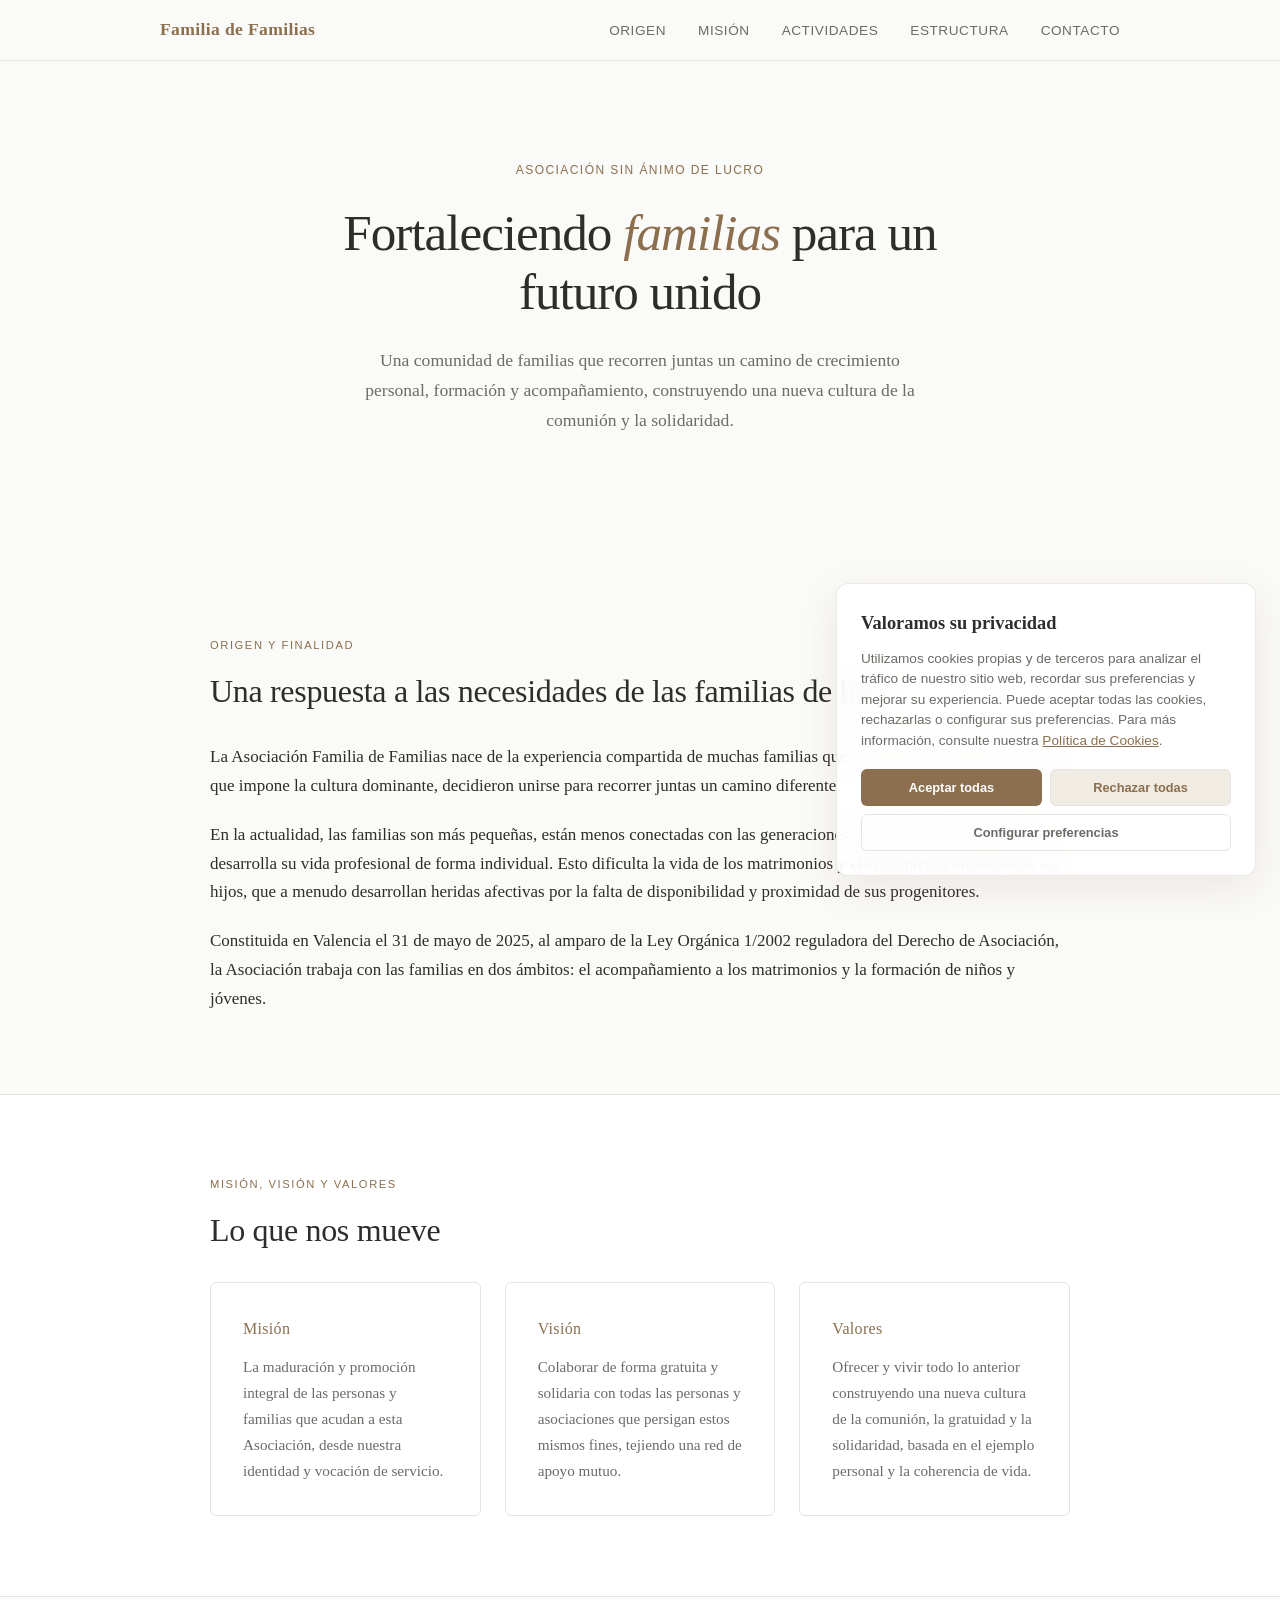
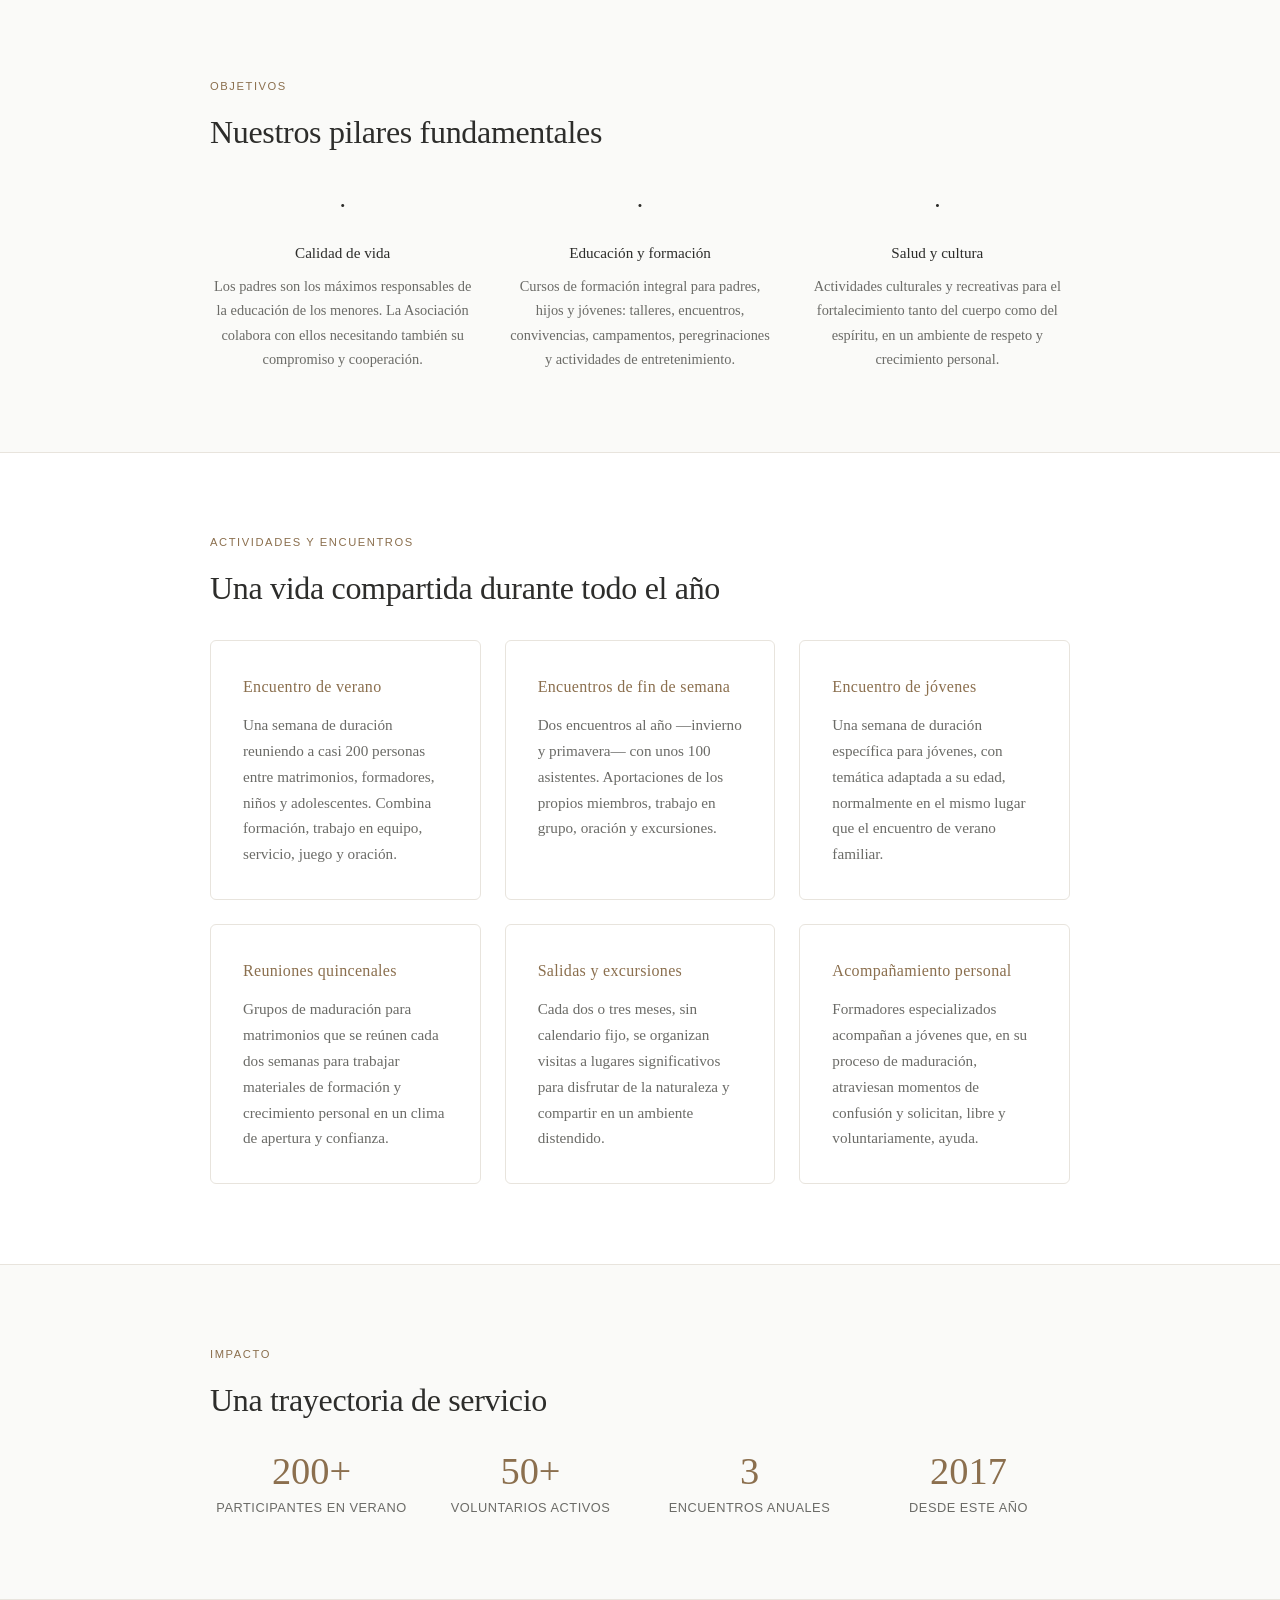
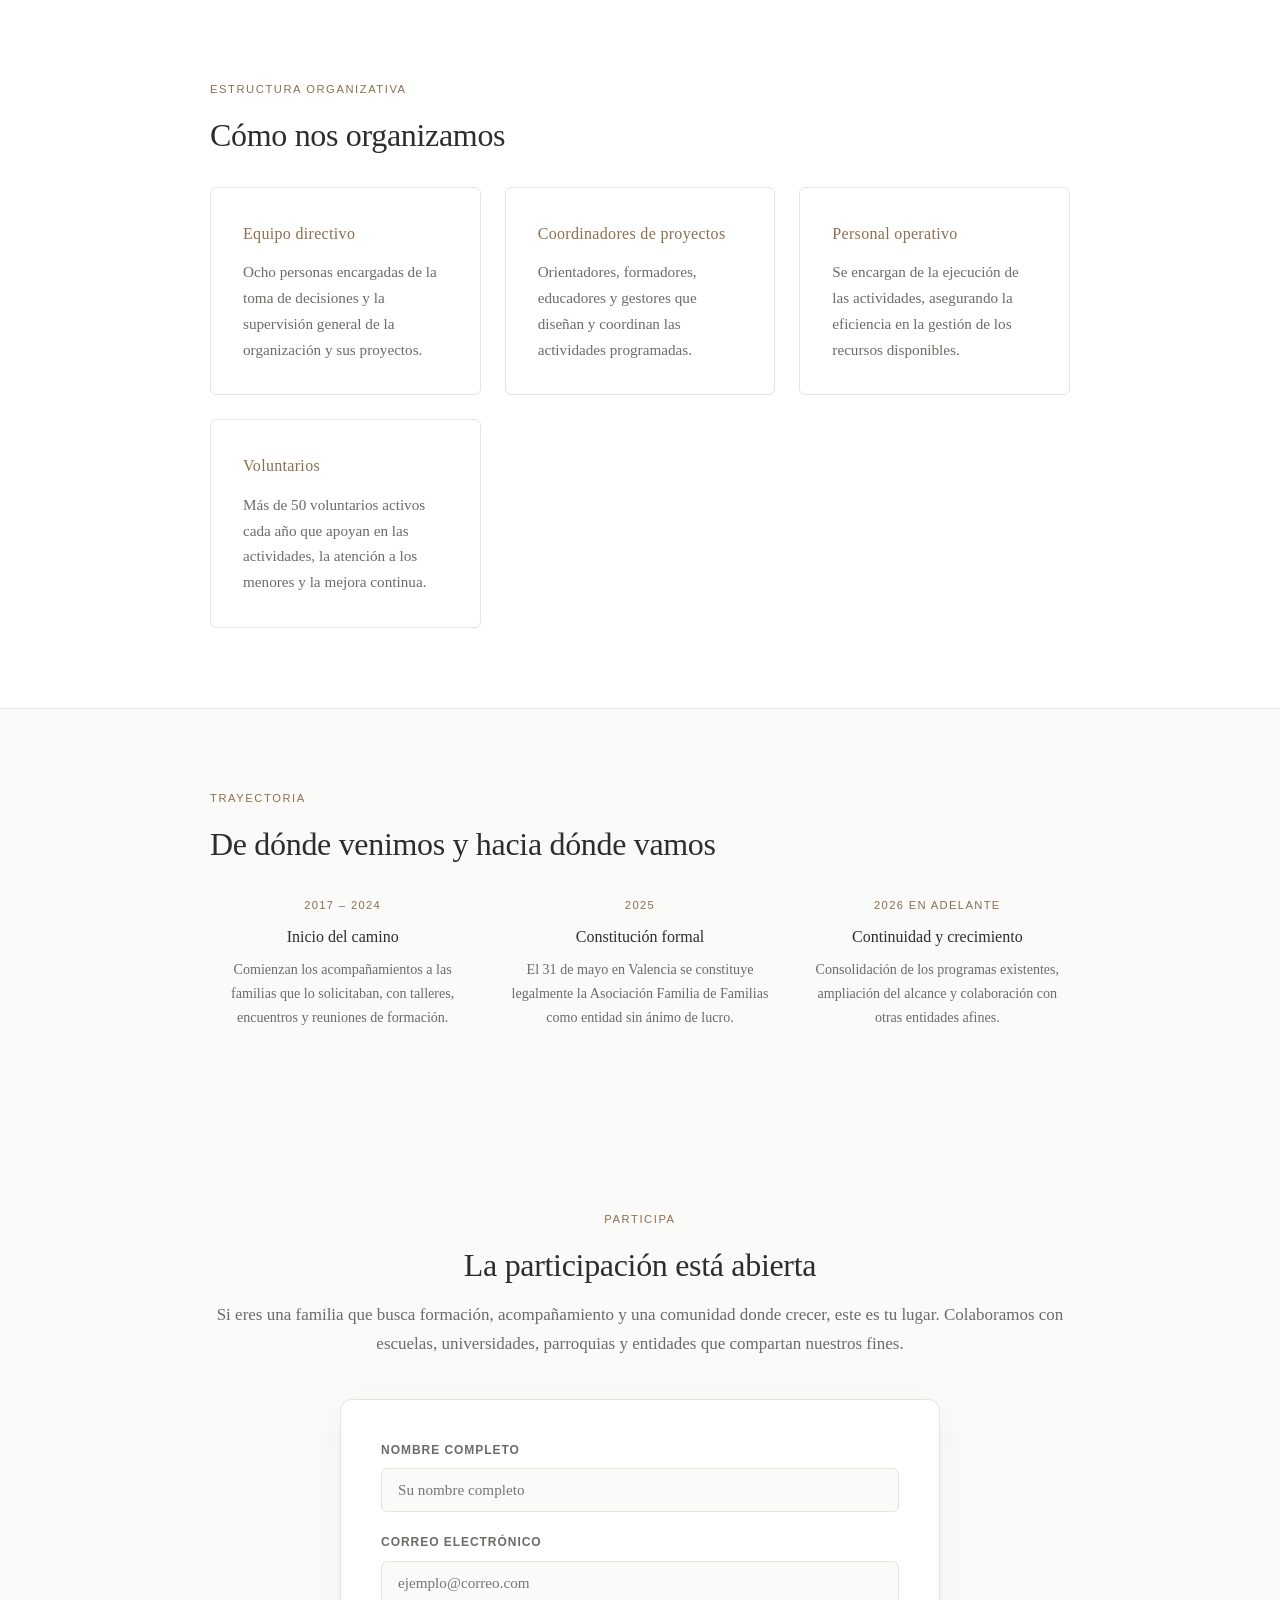
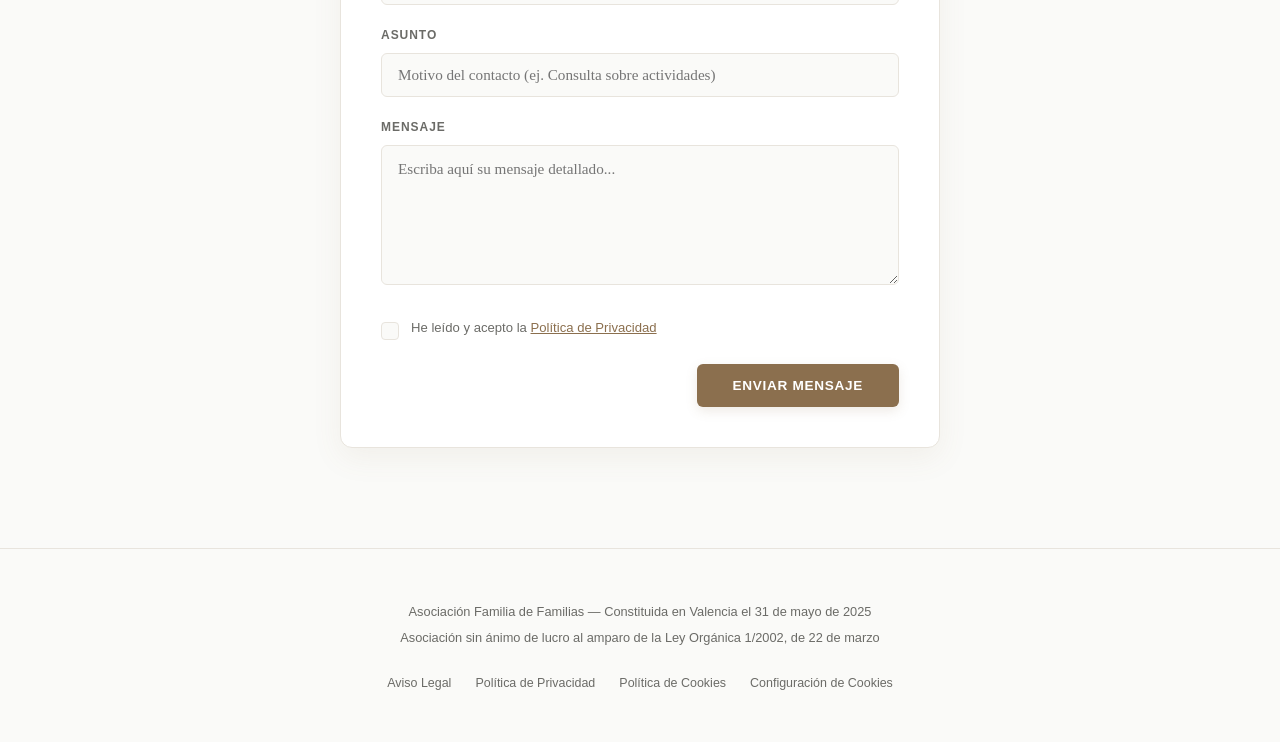
<file: index.html>
<!DOCTYPE html>
<html lang="es">
<head>
    <meta charset="UTF-8">
    <meta name="viewport" content="width=device-width, initial-scale=1.0">
    <title>Familia de Familias</title>
    <link rel="stylesheet" href="css/legal.css">
    <link rel="stylesheet" href="css/contacto.css">
    <style>
        :root {
            --bg: #fafaf8;
            --text: #2d2d2b;
            --muted: #6b6b67;
            --accent: #8b6f4e;
            --accent-light: #f0ebe3;
            --border: #e8e4dd;
            --white: #ffffff;
            --radius: 6px;
        }

        * {
            margin: 0;
            padding: 0;
            box-sizing: border-box;
        }

        body {
            font-family: 'Georgia', 'Times New Roman', serif;
            background: var(--bg);
            color: var(--text);
            line-height: 1.7;
            font-size: 17px;
            -webkit-font-smoothing: antialiased;
        }

        /* Navigation */
        nav {
            position: fixed;
            top: 0;
            width: 100%;
            background: rgba(250, 250, 248, 0.92);
            backdrop-filter: blur(12px);
            border-bottom: 1px solid var(--border);
            z-index: 100;
            padding: 0 2rem;
        }

        .nav-inner {
            max-width: 960px;
            margin: 0 auto;
            display: flex;
            align-items: center;
            justify-content: space-between;
            height: 60px;
        }

        .nav-logo {
            font-size: 1.1rem;
            font-weight: 700;
            letter-spacing: 0.02em;
            color: var(--accent);
            text-decoration: none;
        }

        .nav-links {
            display: flex;
            gap: 2rem;
            list-style: none;
        }

        .nav-links a {
            text-decoration: none;
            color: var(--muted);
            font-size: 0.85rem;
            letter-spacing: 0.04em;
            text-transform: uppercase;
            transition: color 0.2s;
            font-family: -apple-system, BlinkMacSystemFont, 'Segoe UI', sans-serif;
        }

        .nav-links a:hover {
            color: var(--text);
        }

        /* Hero */
        .hero {
            padding: 160px 2rem 120px;
            text-align: center;
            max-width: 720px;
            margin: 0 auto;
        }

        .hero-tag {
            font-family: -apple-system, BlinkMacSystemFont, 'Segoe UI', sans-serif;
            font-size: 0.75rem;
            letter-spacing: 0.12em;
            text-transform: uppercase;
            color: var(--accent);
            margin-bottom: 1.5rem;
        }

        .hero h1 {
            font-size: 3.2rem;
            font-weight: 400;
            line-height: 1.15;
            letter-spacing: -0.02em;
            margin-bottom: 1.5rem;
        }

        .hero h1 em {
            font-style: italic;
            color: var(--accent);
        }

        .hero p {
            color: var(--muted);
            font-size: 1.1rem;
            max-width: 560px;
            margin: 0 auto;
        }

        /* Sections */
        section {
            padding: 80px 2rem;
        }

        .section-inner {
            max-width: 860px;
            margin: 0 auto;
        }

        .section-label {
            font-family: -apple-system, BlinkMacSystemFont, 'Segoe UI', sans-serif;
            font-size: 0.7rem;
            letter-spacing: 0.14em;
            text-transform: uppercase;
            color: var(--accent);
            margin-bottom: 1rem;
        }

        h2 {
            font-size: 2rem;
            font-weight: 400;
            letter-spacing: -0.01em;
            margin-bottom: 2rem;
            line-height: 1.25;
        }

        h3 {
            font-size: 1.2rem;
            font-weight: 400;
            margin-bottom: 0.75rem;
        }

        p {
            margin-bottom: 1.25rem;
        }

        p:last-child {
            margin-bottom: 0;
        }

        /* Cards */
        .card-grid {
            display: grid;
            grid-template-columns: repeat(auto-fit, minmax(260px, 1fr));
            gap: 1.5rem;
        }

        .card {
            background: var(--white);
            border: 1px solid var(--border);
            border-radius: var(--radius);
            padding: 2rem;
        }

        .card h3 {
            font-size: 1rem;
            letter-spacing: 0.02em;
            color: var(--accent);
            margin-bottom: 0.75rem;
        }

        .card p {
            color: var(--muted);
            font-size: 0.95rem;
            margin: 0;
        }

        /* Alternating background */
        .bg-alt {
            background: var(--white);
            border-top: 1px solid var(--border);
            border-bottom: 1px solid var(--border);
        }

        /* Values */
        .values-row {
            display: grid;
            grid-template-columns: repeat(3, 1fr);
            gap: 2rem;
            margin-top: 1rem;
        }

        .value-item {
            text-align: center;
        }

        .value-icon {
            font-size: 1.6rem;
            margin-bottom: 0.75rem;
        }

        .value-item h3 {
            font-size: 0.95rem;
            margin-bottom: 0.5rem;
        }

        .value-item p {
            font-size: 0.9rem;
            color: var(--muted);
        }

        /* Timeline */
        .timeline {
            display: grid;
            grid-template-columns: repeat(3, 1fr);
            gap: 2rem;
        }

        .timeline-item {
            text-align: center;
        }

        .timeline-year {
            font-family: -apple-system, BlinkMacSystemFont, 'Segoe UI', sans-serif;
            font-size: 0.7rem;
            letter-spacing: 0.12em;
            color: var(--accent);
            text-transform: uppercase;
            margin-bottom: 0.5rem;
        }

        .timeline-item h4 {
            font-size: 1rem;
            font-weight: 400;
            margin-bottom: 0.5rem;
        }

        .timeline-item p {
            font-size: 0.88rem;
            color: var(--muted);
        }

        /* Stats */
        .stats-row {
            display: grid;
            grid-template-columns: repeat(4, 1fr);
            gap: 1rem;
            text-align: center;
        }

        .stat-number {
            font-size: 2.4rem;
            color: var(--accent);
            font-weight: 400;
            line-height: 1;
            margin-bottom: 0.4rem;
        }

        .stat-label {
            font-size: 0.8rem;
            color: var(--muted);
            font-family: -apple-system, BlinkMacSystemFont, 'Segoe UI', sans-serif;
            letter-spacing: 0.04em;
            text-transform: uppercase;
        }

        /* CTA */
        .cta {
            text-align: center;
            padding: 100px 2rem;
        }

        .cta h2 {
            margin-bottom: 1rem;
        }

        .cta p {
            color: var(--muted);
            margin-bottom: 2rem;
        }

        .cta-button {
            display: inline-block;
            padding: 14px 36px;
            background: var(--accent);
            color: var(--white);
            text-decoration: none;
            border-radius: var(--radius);
            font-family: -apple-system, BlinkMacSystemFont, 'Segoe UI', sans-serif;
            font-size: 0.85rem;
            letter-spacing: 0.04em;
            transition: background 0.2s;
        }

        .cta-button:hover {
            background: #7a5f3e;
        }

        /* Footer */
        footer {
            border-top: 1px solid var(--border);
            padding: 3rem 2rem;
            text-align: center;
        }

        .footer-inner {
            max-width: 860px;
            margin: 0 auto;
        }

        footer p {
            color: var(--muted);
            font-size: 0.8rem;
            margin: 0.25rem 0;
            font-family: -apple-system, BlinkMacSystemFont, 'Segoe UI', sans-serif;
        }

        /* Mobile nav toggle */
        .nav-toggle {
            display: none;
            background: none;
            border: none;
            cursor: pointer;
            padding: 4px;
        }

        .nav-toggle span {
            display: block;
            width: 20px;
            height: 2px;
            background: var(--text);
            margin: 4px 0;
            transition: 0.2s;
        }

        /* Responsive */
        @media (max-width: 768px) {
            .hero h1 {
                font-size: 2.2rem;
            }

            .hero {
                padding: 120px 1.5rem 80px;
            }

            section {
                padding: 60px 1.5rem;
            }

            .values-row,
            .timeline {
                grid-template-columns: 1fr;
                gap: 1.5rem;
            }

            .stats-row {
                grid-template-columns: repeat(2, 1fr);
                gap: 1.5rem;
            }

            .card-grid {
                grid-template-columns: 1fr;
            }

            .nav-links {
                display: none;
            }

            .nav-toggle {
                display: block;
            }

            .nav-links.open {
                display: flex;
                flex-direction: column;
                position: absolute;
                top: 60px;
                left: 0;
                width: 100%;
                background: var(--bg);
                border-bottom: 1px solid var(--border);
                padding: 1.5rem 2rem;
                gap: 1rem;
            }
        }
    </style>
</head>
<body>

<nav>
    <div class="nav-inner">
        <a href="#" class="nav-logo">Familia de Familias</a>
        <button class="nav-toggle" aria-label="Menú" onclick="document.querySelector('.nav-links').classList.toggle('open')">
            <span></span><span></span><span></span>
        </button>
        <ul class="nav-links">
            <li><a href="#origen">Origen</a></li>
            <li><a href="#mision">Misión</a></li>
            <li><a href="#actividades">Actividades</a></li>
            <li><a href="#estructura">Estructura</a></li>
            <li><a href="#contacto">Contacto</a></li>
        </ul>
    </div>
</nav>

<header class="hero">
    <div class="hero-tag">Asociación sin ánimo de lucro</div>
    <h1>Fortaleciendo <em>familias</em> para un futuro unido</h1>
    <p>Una comunidad de familias que recorren juntas un camino de crecimiento personal, formación y acompañamiento, construyendo una nueva cultura de la comunión y la solidaridad.</p>
</header>

<section id="origen">
    <div class="section-inner">
        <div class="section-label">Origen y finalidad</div>
        <h2>Una respuesta a las necesidades de las familias de hoy</h2>
        <p>La Asociación Familia de Familias nace de la experiencia compartida de muchas familias que, ante la soledad y el desamparo que impone la cultura dominante, decidieron unirse para recorrer juntas un camino diferente.</p>
        <p>En la actualidad, las familias son más pequeñas, están menos conectadas con las generaciones anteriores y cada miembro desarrolla su vida profesional de forma individual. Esto dificulta la vida de los matrimonios y el crecimiento saludable de los hijos, que a menudo desarrollan heridas afectivas por la falta de disponibilidad y proximidad de sus progenitores.</p>
        <p>Constituida en Valencia el 31 de mayo de 2025, al amparo de la Ley Orgánica 1/2002 reguladora del Derecho de Asociación, la Asociación trabaja con las familias en dos ámbitos: el acompañamiento a los matrimonios y la formación de niños y jóvenes.</p>
    </div>
</section>

<section class="bg-alt" id="mision">
    <div class="section-inner">
        <div class="section-label">Misión, visión y valores</div>
        <h2>Lo que nos mueve</h2>
        <div class="card-grid">
            <div class="card">
                <h3>Misión</h3>
                <p>La maduración y promoción integral de las personas y familias que acudan a esta Asociación, desde nuestra identidad y vocación de servicio.</p>
            </div>
            <div class="card">
                <h3>Visión</h3>
                <p>Colaborar de forma gratuita y solidaria con todas las personas y asociaciones que persigan estos mismos fines, tejiendo una red de apoyo mutuo.</p>
            </div>
            <div class="card">
                <h3>Valores</h3>
                <p>Ofrecer y vivir todo lo anterior construyendo una nueva cultura de la comunión, la gratuidad y la solidaridad, basada en el ejemplo personal y la coherencia de vida.</p>
            </div>
        </div>
    </div>
</section>

<section id="objetivos">
    <div class="section-inner">
        <div class="section-label">Objetivos</div>
        <h2>Nuestros pilares fundamentales</h2>
        <div class="values-row">
            <div class="value-item">
                <div class="value-icon">&middot;</div>
                <h3>Calidad de vida</h3>
                <p>Los padres son los máximos responsables de la educación de los menores. La Asociación colabora con ellos necesitando también su compromiso y cooperación.</p>
            </div>
            <div class="value-item">
                <div class="value-icon">&middot;</div>
                <h3>Educación y formación</h3>
                <p>Cursos de formación integral para padres, hijos y jóvenes: talleres, encuentros, convivencias, campamentos, peregrinaciones y actividades de entretenimiento.</p>
            </div>
            <div class="value-item">
                <div class="value-icon">&middot;</div>
                <h3>Salud y cultura</h3>
                <p>Actividades culturales y recreativas para el fortalecimiento tanto del cuerpo como del espíritu, en un ambiente de respeto y crecimiento personal.</p>
            </div>
        </div>
    </div>
</section>

<section class="bg-alt" id="actividades">
    <div class="section-inner">
        <div class="section-label">Actividades y encuentros</div>
        <h2>Una vida compartida durante todo el año</h2>
        <div class="card-grid">
            <div class="card">
                <h3>Encuentro de verano</h3>
                <p>Una semana de duración reuniendo a casi 200 personas entre matrimonios, formadores, niños y adolescentes. Combina formación, trabajo en equipo, servicio, juego y oración.</p>
            </div>
            <div class="card">
                <h3>Encuentros de fin de semana</h3>
                <p>Dos encuentros al año —invierno y primavera— con unos 100 asistentes. Aportaciones de los propios miembros, trabajo en grupo, oración y excursiones.</p>
            </div>
            <div class="card">
                <h3>Encuentro de jóvenes</h3>
                <p>Una semana de duración específica para jóvenes, con temática adaptada a su edad, normalmente en el mismo lugar que el encuentro de verano familiar.</p>
            </div>
            <div class="card">
                <h3>Reuniones quincenales</h3>
                <p>Grupos de maduración para matrimonios que se reúnen cada dos semanas para trabajar materiales de formación y crecimiento personal en un clima de apertura y confianza.</p>
            </div>
            <div class="card">
                <h3>Salidas y excursiones</h3>
                <p>Cada dos o tres meses, sin calendario fijo, se organizan visitas a lugares significativos para disfrutar de la naturaleza y compartir en un ambiente distendido.</p>
            </div>
            <div class="card">
                <h3>Acompañamiento personal</h3>
                <p>Formadores especializados acompañan a jóvenes que, en su proceso de maduración, atraviesan momentos de confusión y solicitan, libre y voluntariamente, ayuda.</p>
            </div>
        </div>
    </div>
</section>

<section id="impacto">
    <div class="section-inner">
        <div class="section-label">Impacto</div>
        <h2>Una trayectoria de servicio</h2>
        <div class="stats-row">
            <div class="stat-item">
                <div class="stat-number">200+</div>
                <div class="stat-label">Participantes en verano</div>
            </div>
            <div class="stat-item">
                <div class="stat-number">50+</div>
                <div class="stat-label">Voluntarios activos</div>
            </div>
            <div class="stat-item">
                <div class="stat-number">3</div>
                <div class="stat-label">Encuentros anuales</div>
            </div>
            <div class="stat-item">
                <div class="stat-number">2017</div>
                <div class="stat-label">Desde este año</div>
            </div>
        </div>
    </div>
</section>

<section class="bg-alt" id="estructura">
    <div class="section-inner">
        <div class="section-label">Estructura organizativa</div>
        <h2>Cómo nos organizamos</h2>
        <div class="card-grid">
            <div class="card">
                <h3>Equipo directivo</h3>
                <p>Ocho personas encargadas de la toma de decisiones y la supervisión general de la organización y sus proyectos.</p>
            </div>
            <div class="card">
                <h3>Coordinadores de proyectos</h3>
                <p>Orientadores, formadores, educadores y gestores que diseñan y coordinan las actividades programadas.</p>
            </div>
            <div class="card">
                <h3>Personal operativo</h3>
                <p>Se encargan de la ejecución de las actividades, asegurando la eficiencia en la gestión de los recursos disponibles.</p>
            </div>
            <div class="card">
                <h3>Voluntarios</h3>
                <p>Más de 50 voluntarios activos cada año que apoyan en las actividades, la atención a los menores y la mejora continua.</p>
            </div>
        </div>
    </div>
</section>

<section id="trayectoria">
    <div class="section-inner">
        <div class="section-label">Trayectoria</div>
        <h2>De dónde venimos y hacia dónde vamos</h2>
        <div class="timeline">
            <div class="timeline-item">
                <div class="timeline-year">2017 – 2024</div>
                <h4>Inicio del camino</h4>
                <p>Comienzan los acompañamientos a las familias que lo solicitaban, con talleres, encuentros y reuniones de formación.</p>
            </div>
            <div class="timeline-item">
                <div class="timeline-year">2025</div>
                <h4>Constitución formal</h4>
                <p>El 31 de mayo en Valencia se constituye legalmente la Asociación Familia de Familias como entidad sin ánimo de lucro.</p>
            </div>
            <div class="timeline-item">
                <div class="timeline-year">2026 en adelante</div>
                <h4>Continuidad y crecimiento</h4>
                <p>Consolidación de los programas existentes, ampliación del alcance y colaboración con otras entidades afines.</p>
            </div>
        </div>
    </div>
</section>

<section class="cta" id="contacto">
    <div class="section-inner">
        <div class="section-label">Participa</div>
        <h2>La participación está abierta</h2>
        <p>Si eres una familia que busca formación, acompañamiento y una comunidad donde crecer, este es tu lugar. Colaboramos con escuelas, universidades, parroquias y entidades que compartan nuestros fines.</p>
        
        <!-- Formulario de Contacto RGPD -->
        <div class="contact-card">
            <div id="contact-general-error" class="contact-general-error"></div>
            
            <form id="association-contact-form" novalidate>
                <!-- Campo Trampa (Honeypot) para Spam -->
                <div class="contact-honey">
                    <label>No rellenar si eres humano:</label>
                    <input type="text" id="contact-honey" name="_honey">
                </div>

                <div class="contact-group">
                    <label for="contact-name" class="contact-label">Nombre Completo</label>
                    <input type="text" id="contact-name" name="name" class="contact-input" placeholder="Su nombre completo">
                    <span id="contact-name-error" class="contact-error-text"></span>
                </div>

                <div class="contact-group">
                    <label for="contact-email" class="contact-label">Correo Electrónico</label>
                    <input type="email" id="contact-email" name="email" class="contact-input" placeholder="ejemplo@correo.com">
                    <span id="contact-email-error" class="contact-error-text"></span>
                </div>

                <div class="contact-group">
                    <label for="contact-subject" class="contact-label">Asunto</label>
                    <input type="text" id="contact-subject" name="subject" class="contact-input" placeholder="Motivo del contacto (ej. Consulta sobre actividades)">
                    <span id="contact-subject-error" class="contact-error-text"></span>
                </div>

                <div class="contact-group">
                    <label for="contact-message" class="contact-label">Mensaje</label>
                    <textarea id="contact-message" name="message" class="contact-input" placeholder="Escriba aquí su mensaje detallado..."></textarea>
                    <span id="contact-message-error" class="contact-error-text"></span>
                </div>

                <div class="contact-checkbox-group">
                    <input type="checkbox" id="contact-privacy" name="privacy_accepted">
                    <label for="contact-privacy" class="contact-checkbox-label">
                        He leído y acepto la <a href="politica-privacidad.html" target="_blank" rel="noopener noreferrer">Política de Privacidad</a>
                    </label>
                </div>
                <div class="contact-group" style="margin-bottom: 0;">
                    <span id="contact-privacy-error" class="contact-error-text" style="margin-top: -15px; margin-bottom: 20px;"></span>
                </div>

                <div class="contact-submit-container">
                    <button type="submit" id="contact-submit-btn" class="contact-btn">
                        <span class="contact-spinner"></span>
                        <span class="contact-btn-text">Enviar mensaje</span>
                    </button>
                </div>
            </form>
        </div>
    </div>
</section>

<footer>
    <div class="footer-inner">
        <p>Asociación Familia de Familias &mdash; Constituida en Valencia el 31 de mayo de 2025</p>
        <p>Asociación sin ánimo de lucro al amparo de la Ley Orgánica 1/2002, de 22 de marzo</p>
        <div class="footer-links">
            <a href="aviso-legal.html">Aviso Legal</a>
            <a href="politica-privacidad.html">Política de Privacidad</a>
            <a href="politica-cookies.html">Política de Cookies</a>
            <a href="#" id="open-cookie-settings">Configuración de Cookies</a>
        </div>
    </div>
</footer>

<script src="js/legal.js"></script>
<script src="js/contacto.js"></script>

</body>
</html>
</file>
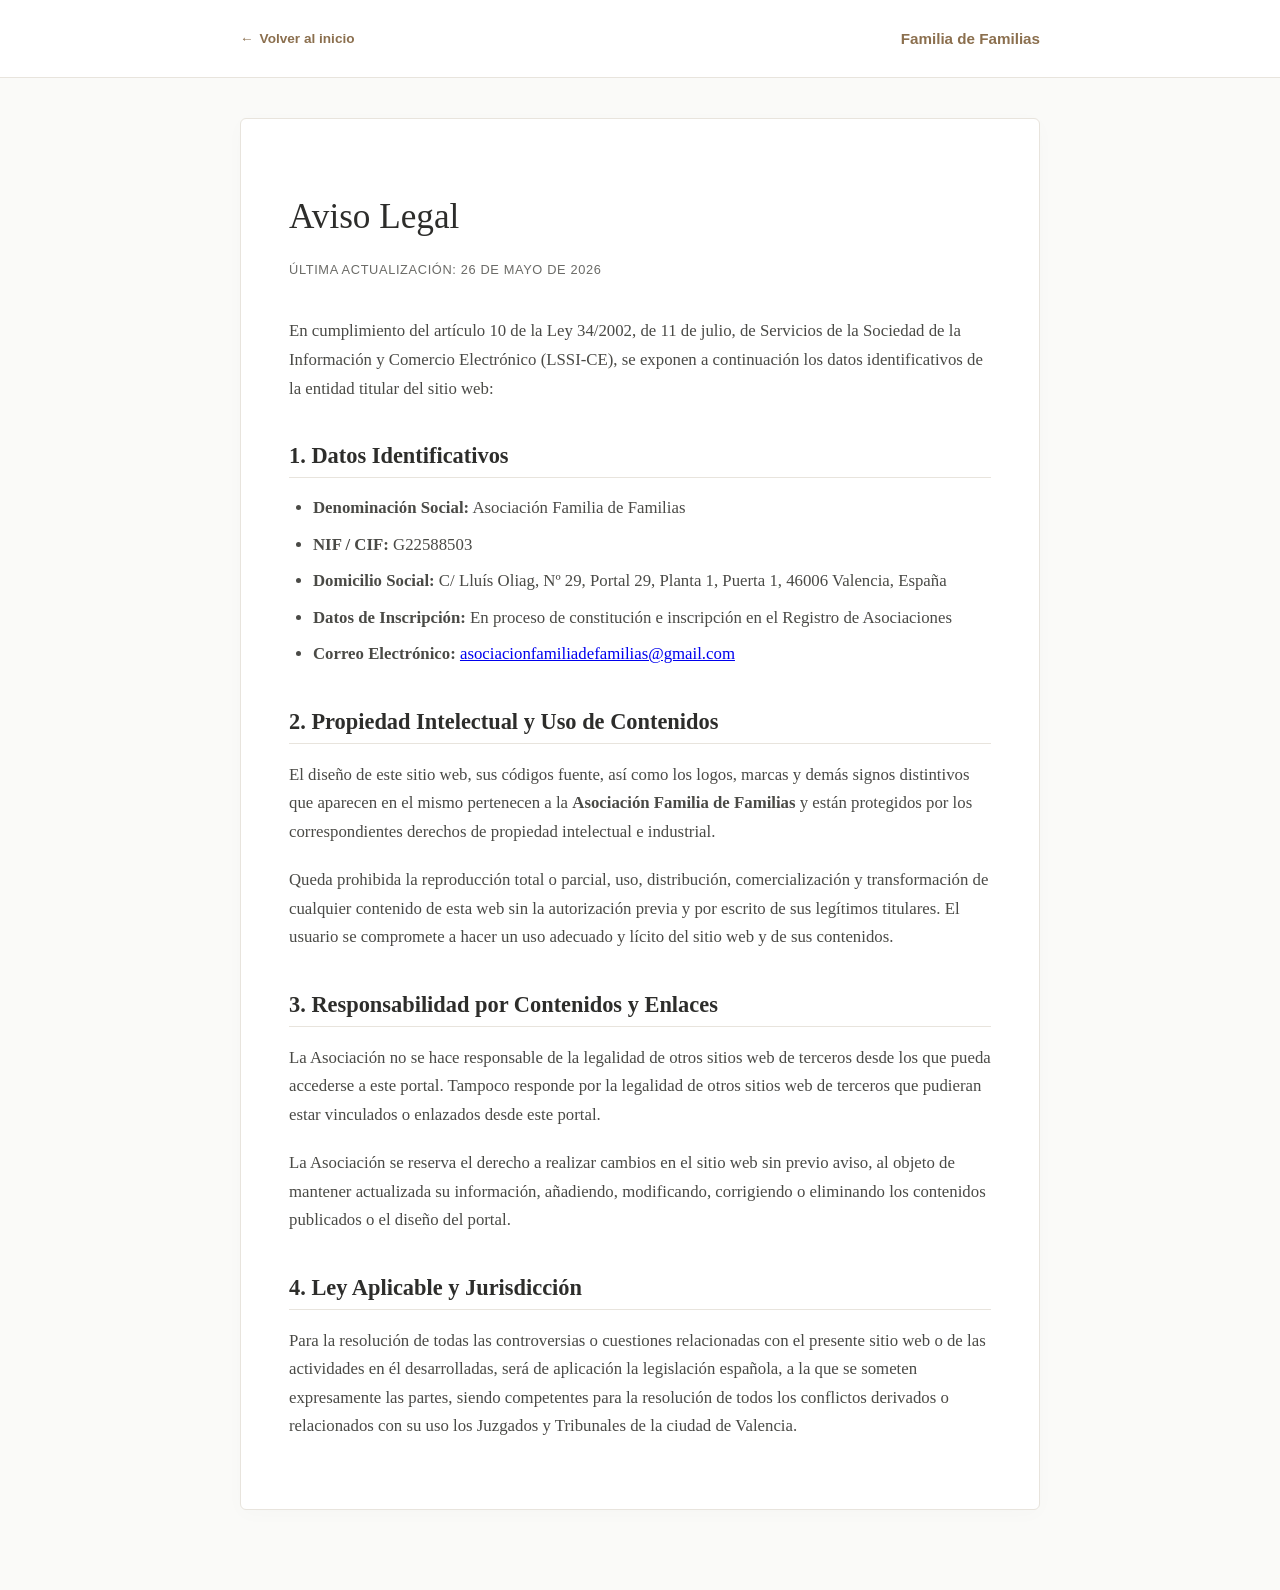
<file: aviso-legal.html>
<!DOCTYPE html>
<html lang="es">
<head>
    <meta charset="UTF-8">
    <meta name="viewport" content="width=device-width, initial-scale=1.0">
    <title>Aviso Legal - Familia de Familias</title>
    <link rel="stylesheet" href="css/legal.css">
    <style>
        body {
            font-family: 'Georgia', 'Times New Roman', serif;
            margin: 0;
            padding: 0;
            background: var(--bg);
            color: var(--text);
        }
    </style>
</head>
<body class="legal-page">

<header class="legal-header">
    <div class="legal-header-inner">
        <a href="index.html" class="legal-back-link">
            <span>&larr;</span> Volver al inicio
        </a>
        <div style="font-family: -apple-system, sans-serif; font-size: 0.95rem; font-weight: 700; color: var(--accent);">
            Familia de Familias
        </div>
    </div>
</header>

<main class="legal-content-container">
    <article class="legal-content-card">
        <h1>Aviso Legal</h1>
        <div class="last-update">Última actualización: 26 de mayo de 2026</div>

        <p>En cumplimiento del artículo 10 de la Ley 34/2002, de 11 de julio, de Servicios de la Sociedad de la Información y Comercio Electrónico (LSSI-CE), se exponen a continuación los datos identificativos de la entidad titular del sitio web:</p>

        <h2>1. Datos Identificativos</h2>
        <ul>
            <li><strong>Denominación Social:</strong> Asociación Familia de Familias</li>
            <li><strong>NIF / CIF:</strong> G22588503</li>
            <li><strong>Domicilio Social:</strong> C/ Lluís Oliag, Nº 29, Portal 29, Planta 1, Puerta 1, 46006 Valencia, España</li>
            <li><strong>Datos de Inscripción:</strong> En proceso de constitución e inscripción en el Registro de Asociaciones</li>
            <li><strong>Correo Electrónico:</strong> <a href="mailto:asociacionfamiliadefamilias@gmail.com">asociacionfamiliadefamilias@gmail.com</a></li>
        </ul>

        <h2>2. Propiedad Intelectual y Uso de Contenidos</h2>
        <p>El diseño de este sitio web, sus códigos fuente, así como los logos, marcas y demás signos distintivos que aparecen en el mismo pertenecen a la <strong>Asociación Familia de Familias</strong> y están protegidos por los correspondientes derechos de propiedad intelectual e industrial.</p>
        <p>Queda prohibida la reproducción total o parcial, uso, distribución, comercialización y transformación de cualquier contenido de esta web sin la autorización previa y por escrito de sus legítimos titulares. El usuario se compromete a hacer un uso adecuado y lícito del sitio web y de sus contenidos.</p>

        <h2>3. Responsabilidad por Contenidos y Enlaces</h2>
        <p>La Asociación no se hace responsable de la legalidad de otros sitios web de terceros desde los que pueda accederse a este portal. Tampoco responde por la legalidad de otros sitios web de terceros que pudieran estar vinculados o enlazados desde este portal.</p>
        <p>La Asociación se reserva el derecho a realizar cambios en el sitio web sin previo aviso, al objeto de mantener actualizada su información, añadiendo, modificando, corrigiendo o eliminando los contenidos publicados o el diseño del portal.</p>

        <h2>4. Ley Aplicable y Jurisdicción</h2>
        <p>Para la resolución de todas las controversias o cuestiones relacionadas con el presente sitio web o de las actividades en él desarrolladas, será de aplicación la legislación española, a la que se someten expresamente las partes, siendo competentes para la resolución de todos los conflictos derivados o relacionados con su uso los Juzgados y Tribunales de la ciudad de Valencia.</p>
    </article>
</main>

</body>
</html>
</file>
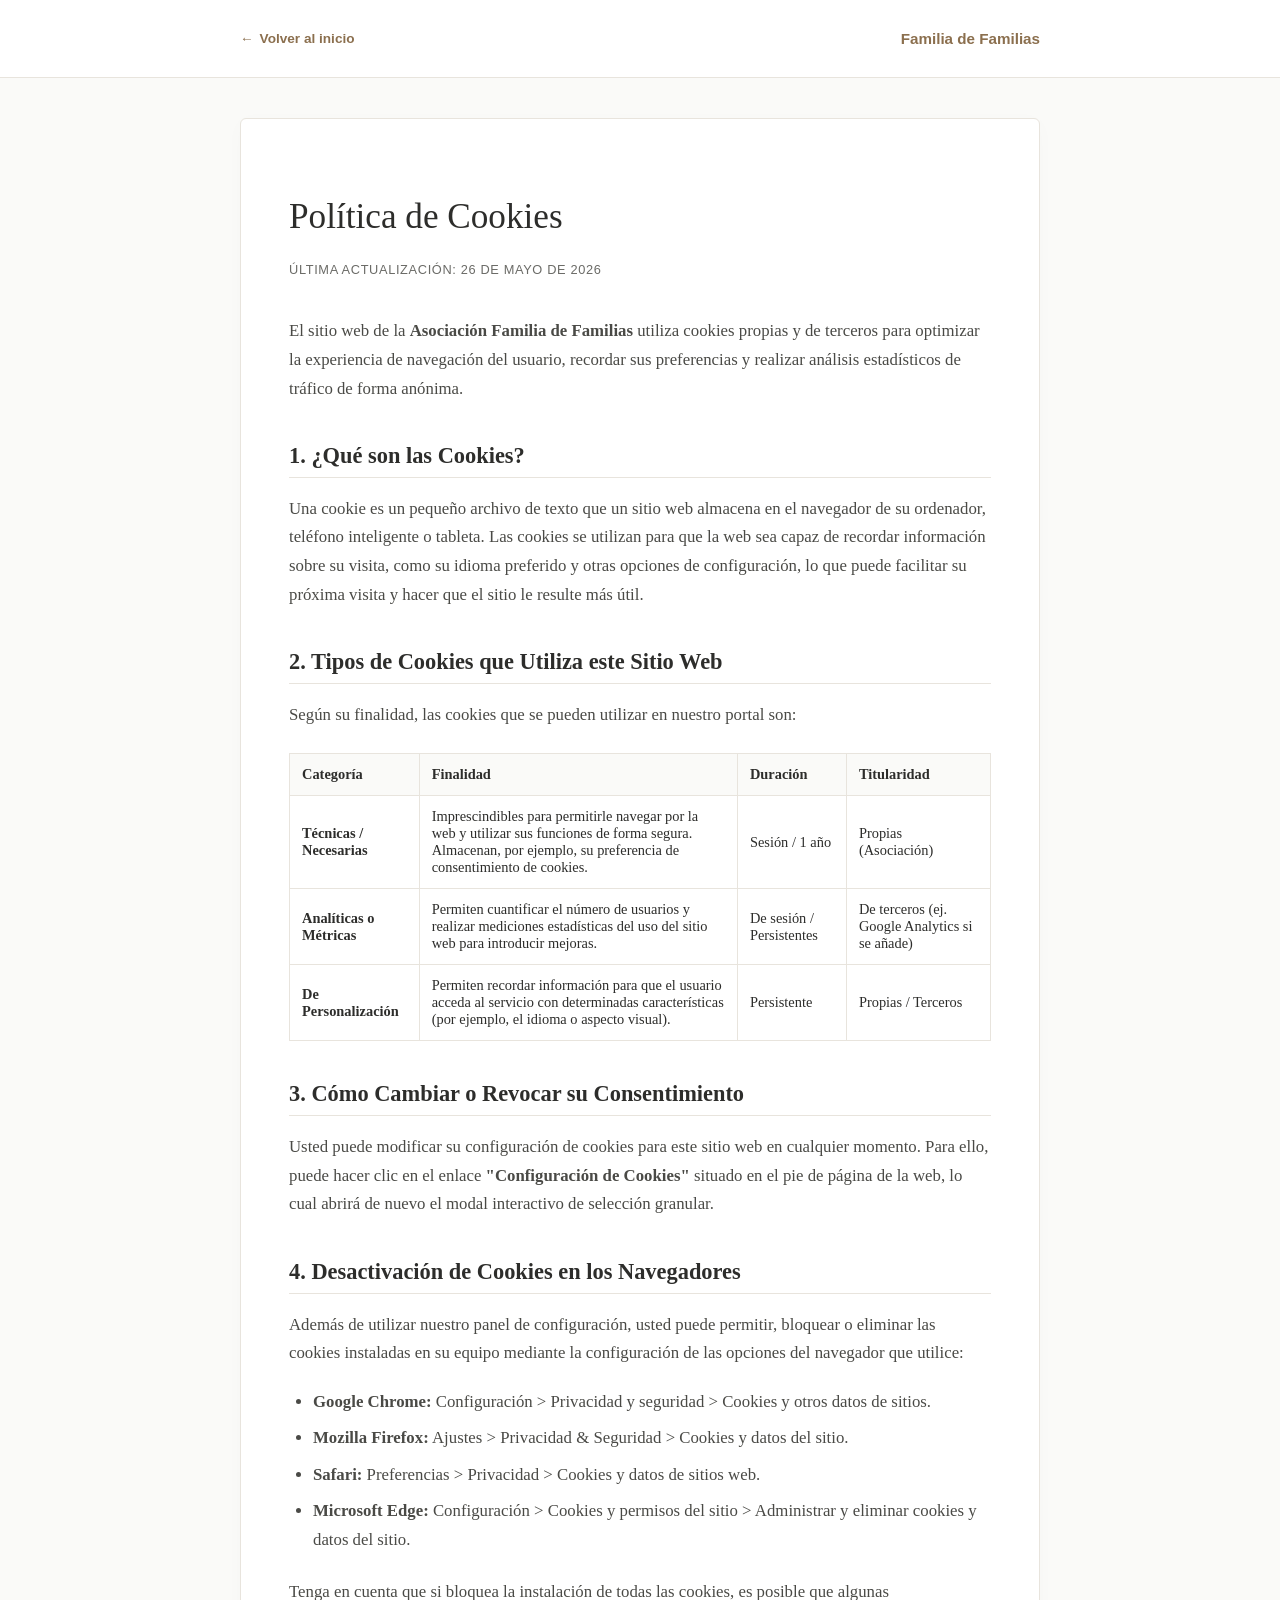
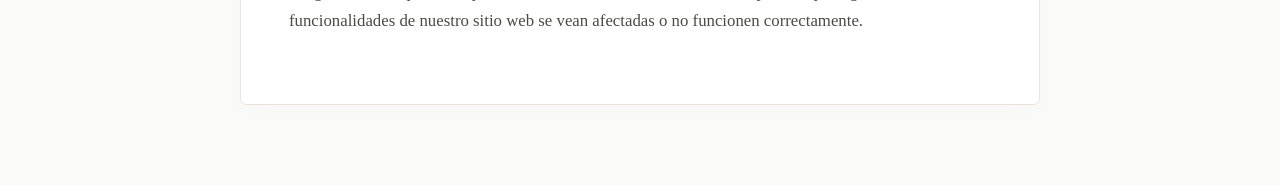
<file: politica-cookies.html>
<!DOCTYPE html>
<html lang="es">
<head>
    <meta charset="UTF-8">
    <meta name="viewport" content="width=device-width, initial-scale=1.0">
    <title>Política de Cookies - Familia de Familias</title>
    <link rel="stylesheet" href="css/legal.css">
    <style>
        body {
            font-family: 'Georgia', 'Times New Roman', serif;
            margin: 0;
            padding: 0;
            background: var(--bg);
            color: var(--text);
        }
    </style>
</head>
<body class="legal-page">

<header class="legal-header">
    <div class="legal-header-inner">
        <a href="index.html" class="legal-back-link">
            <span>&larr;</span> Volver al inicio
        </a>
        <div style="font-family: -apple-system, sans-serif; font-size: 0.95rem; font-weight: 700; color: var(--accent);">
            Familia de Familias
        </div>
    </div>
</header>

<main class="legal-content-container">
    <article class="legal-content-card">
        <h1>Política de Cookies</h1>
        <div class="last-update">Última actualización: 26 de mayo de 2026</div>

        <p>El sitio web de la <strong>Asociación Familia de Familias</strong> utiliza cookies propias y de terceros para optimizar la experiencia de navegación del usuario, recordar sus preferencias y realizar análisis estadísticos de tráfico de forma anónima.</p>

        <h2>1. ¿Qué son las Cookies?</h2>
        <p>Una cookie es un pequeño archivo de texto que un sitio web almacena en el navegador de su ordenador, teléfono inteligente o tableta. Las cookies se utilizan para que la web sea capaz de recordar información sobre su visita, como su idioma preferido y otras opciones de configuración, lo que puede facilitar su próxima visita y hacer que el sitio le resulte más útil.</p>

        <h2>2. Tipos de Cookies que Utiliza este Sitio Web</h2>
        <p>Según su finalidad, las cookies que se pueden utilizar en nuestro portal son:</p>

        <table class="legal-table">
            <thead>
                <tr>
                    <th>Categoría</th>
                    <th>Finalidad</th>
                    <th>Duración</th>
                    <th>Titularidad</th>
                </tr>
            </thead>
            <tbody>
                <tr>
                    <td><strong>Técnicas / Necesarias</strong></td>
                    <td>Imprescindibles para permitirle navegar por la web y utilizar sus funciones de forma segura. Almacenan, por ejemplo, su preferencia de consentimiento de cookies.</td>
                    <td>Sesión / 1 año</td>
                    <td>Propias (Asociación)</td>
                </tr>
                <tr>
                    <td><strong>Analíticas o Métricas</strong></td>
                    <td>Permiten cuantificar el número de usuarios y realizar mediciones estadísticas del uso del sitio web para introducir mejoras.</td>
                    <td>De sesión / Persistentes</td>
                    <td>De terceros (ej. Google Analytics si se añade)</td>
                </tr>
                <tr>
                    <td><strong>De Personalización</strong></td>
                    <td>Permiten recordar información para que el usuario acceda al servicio con determinadas características (por ejemplo, el idioma o aspecto visual).</td>
                    <td>Persistente</td>
                    <td>Propias / Terceros</td>
                </tr>
            </tbody>
        </table>

        <h2>3. Cómo Cambiar o Revocar su Consentimiento</h2>
        <p>Usted puede modificar su configuración de cookies para este sitio web en cualquier momento. Para ello, puede hacer clic en el enlace <strong>"Configuración de Cookies"</strong> situado en el pie de página de la web, lo cual abrirá de nuevo el modal interactivo de selección granular.</p>

        <h2>4. Desactivación de Cookies en los Navegadores</h2>
        <p>Además de utilizar nuestro panel de configuración, usted puede permitir, bloquear o eliminar las cookies instaladas en su equipo mediante la configuración de las opciones del navegador que utilice:</p>
        <ul>
            <li><strong>Google Chrome:</strong> Configuración &gt; Privacidad y seguridad &gt; Cookies y otros datos de sitios.</li>
            <li><strong>Mozilla Firefox:</strong> Ajustes &gt; Privacidad &amp; Seguridad &gt; Cookies y datos del sitio.</li>
            <li><strong>Safari:</strong> Preferencias &gt; Privacidad &gt; Cookies y datos de sitios web.</li>
            <li><strong>Microsoft Edge:</strong> Configuración &gt; Cookies y permisos del sitio &gt; Administrar y eliminar cookies y datos del sitio.</li>
        </ul>
        <p>Tenga en cuenta que si bloquea la instalación de todas las cookies, es posible que algunas funcionalidades de nuestro sitio web se vean afectadas o no funcionen correctamente.</p>
    </article>
</main>

</body>
</html>
</file>
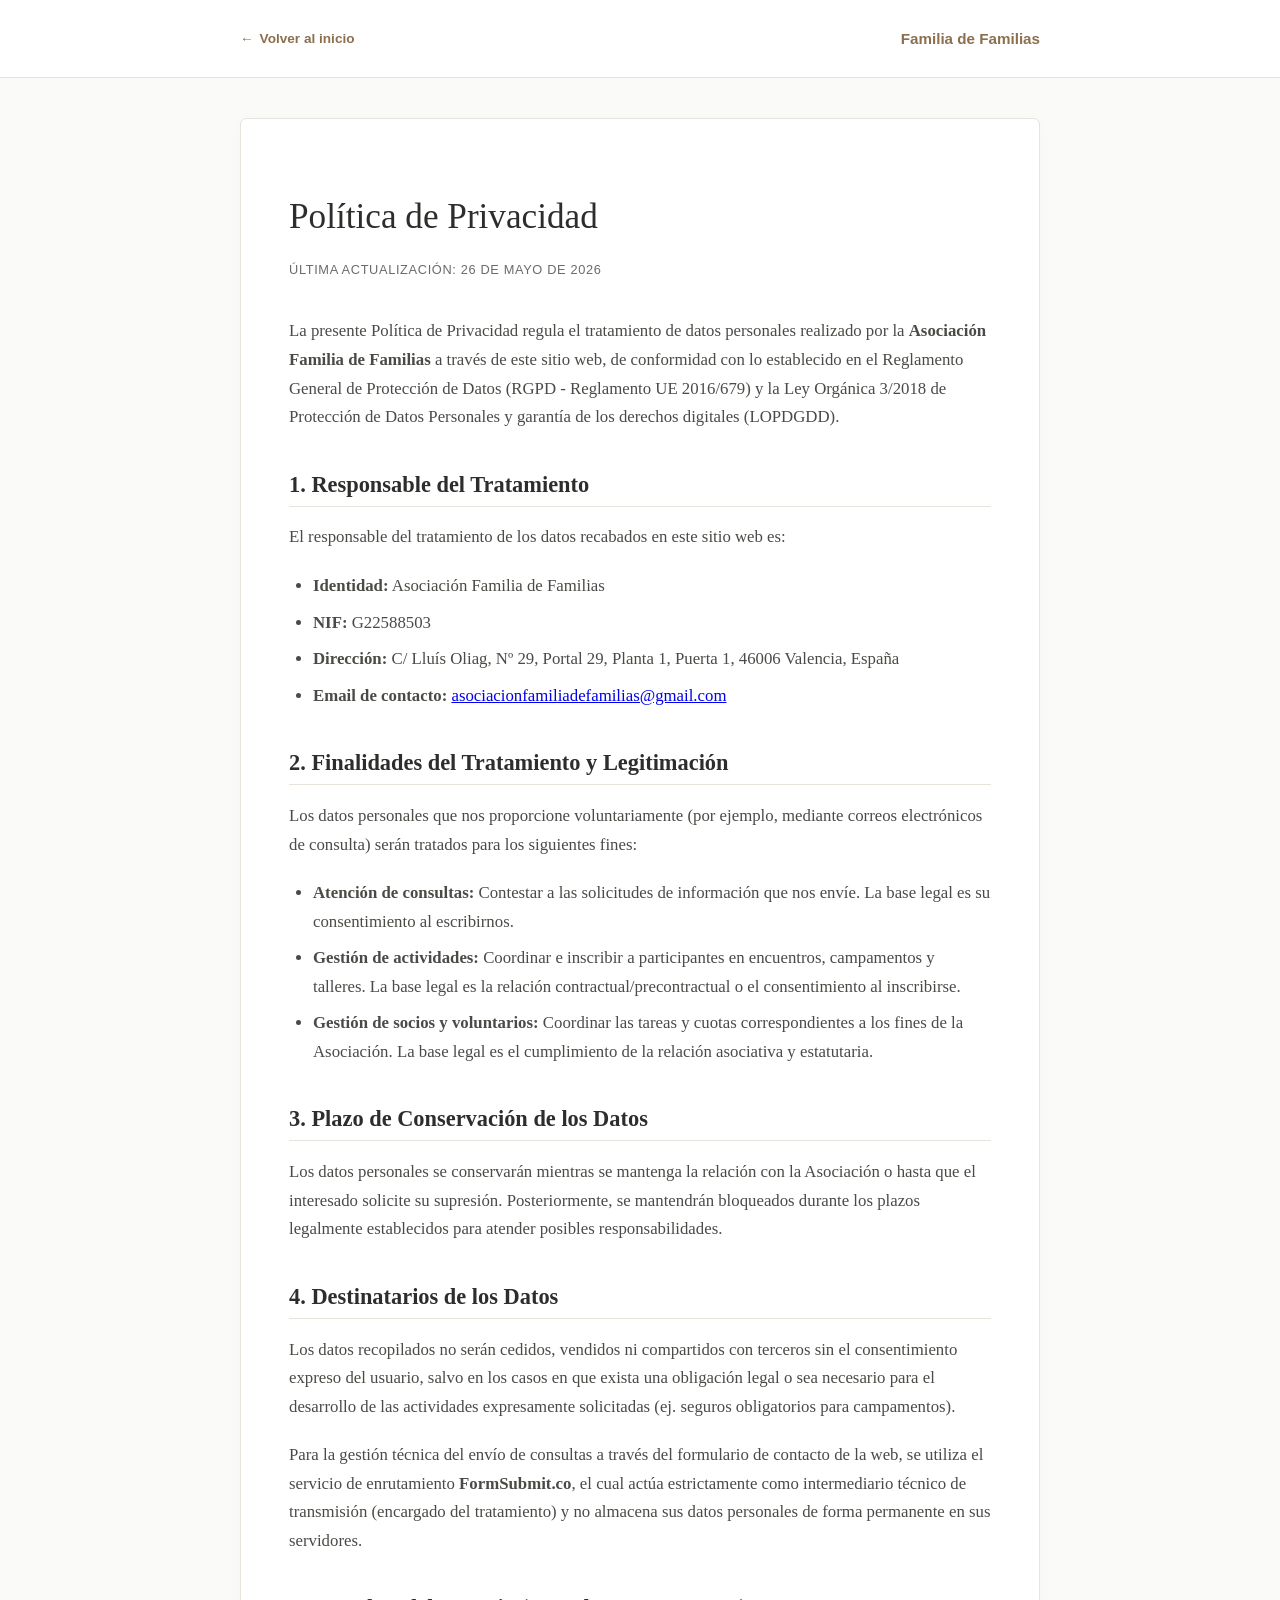
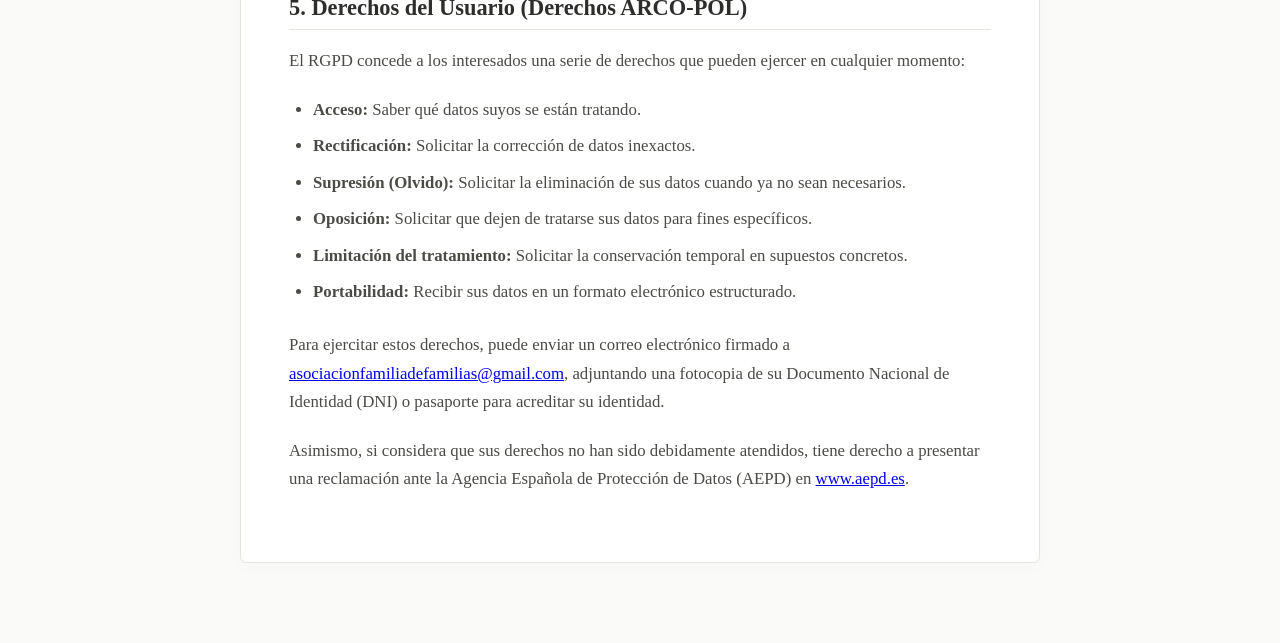
<file: politica-privacidad.html>
<!DOCTYPE html>
<html lang="es">
<head>
    <meta charset="UTF-8">
    <meta name="viewport" content="width=device-width, initial-scale=1.0">
    <title>Política de Privacidad - Familia de Familias</title>
    <link rel="stylesheet" href="css/legal.css">
    <style>
        body {
            font-family: 'Georgia', 'Times New Roman', serif;
            margin: 0;
            padding: 0;
            background: var(--bg);
            color: var(--text);
        }
    </style>
</head>
<body class="legal-page">

<header class="legal-header">
    <div class="legal-header-inner">
        <a href="index.html" class="legal-back-link">
            <span>&larr;</span> Volver al inicio
        </a>
        <div style="font-family: -apple-system, sans-serif; font-size: 0.95rem; font-weight: 700; color: var(--accent);">
            Familia de Familias
        </div>
    </div>
</header>

<main class="legal-content-container">
    <article class="legal-content-card">
        <h1>Política de Privacidad</h1>
        <div class="last-update">Última actualización: 26 de mayo de 2026</div>

        <p>La presente Política de Privacidad regula el tratamiento de datos personales realizado por la <strong>Asociación Familia de Familias</strong> a través de este sitio web, de conformidad con lo establecido en el Reglamento General de Protección de Datos (RGPD - Reglamento UE 2016/679) y la Ley Orgánica 3/2018 de Protección de Datos Personales y garantía de los derechos digitales (LOPDGDD).</p>

        <h2>1. Responsable del Tratamiento</h2>
        <p>El responsable del tratamiento de los datos recabados en este sitio web es:</p>
        <ul>
            <li><strong>Identidad:</strong> Asociación Familia de Familias</li>
            <li><strong>NIF:</strong> G22588503</li>
            <li><strong>Dirección:</strong> C/ Lluís Oliag, Nº 29, Portal 29, Planta 1, Puerta 1, 46006 Valencia, España</li>
            <li><strong>Email de contacto:</strong> <a href="mailto:asociacionfamiliadefamilias@gmail.com">asociacionfamiliadefamilias@gmail.com</a></li>
        </ul>

        <h2>2. Finalidades del Tratamiento y Legitimación</h2>
        <p>Los datos personales que nos proporcione voluntariamente (por ejemplo, mediante correos electrónicos de consulta) serán tratados para los siguientes fines:</p>
        <ul>
            <li><strong>Atención de consultas:</strong> Contestar a las solicitudes de información que nos envíe. La base legal es su consentimiento al escribirnos.</li>
            <li><strong>Gestión de actividades:</strong> Coordinar e inscribir a participantes en encuentros, campamentos y talleres. La base legal es la relación contractual/precontractual o el consentimiento al inscribirse.</li>
            <li><strong>Gestión de socios y voluntarios:</strong> Coordinar las tareas y cuotas correspondientes a los fines de la Asociación. La base legal es el cumplimiento de la relación asociativa y estatutaria.</li>
        </ul>

        <h2>3. Plazo de Conservación de los Datos</h2>
        <p>Los datos personales se conservarán mientras se mantenga la relación con la Asociación o hasta que el interesado solicite su supresión. Posteriormente, se mantendrán bloqueados durante los plazos legalmente establecidos para atender posibles responsabilidades.</p>

        <h2>4. Destinatarios de los Datos</h2>
        <p>Los datos recopilados no serán cedidos, vendidos ni compartidos con terceros sin el consentimiento expreso del usuario, salvo en los casos en que exista una obligación legal o sea necesario para el desarrollo de las actividades expresamente solicitadas (ej. seguros obligatorios para campamentos).</p>
        <p>Para la gestión técnica del envío de consultas a través del formulario de contacto de la web, se utiliza el servicio de enrutamiento <strong>FormSubmit.co</strong>, el cual actúa estrictamente como intermediario técnico de transmisión (encargado del tratamiento) y no almacena sus datos personales de forma permanente en sus servidores.</p>

        <h2>5. Derechos del Usuario (Derechos ARCO-POL)</h2>
        <p>El RGPD concede a los interesados una serie de derechos que pueden ejercer en cualquier momento:</p>
        <ul>
            <li><strong>Acceso:</strong> Saber qué datos suyos se están tratando.</li>
            <li><strong>Rectificación:</strong> Solicitar la corrección de datos inexactos.</li>
            <li><strong>Supresión (Olvido):</strong> Solicitar la eliminación de sus datos cuando ya no sean necesarios.</li>
            <li><strong>Oposición:</strong> Solicitar que dejen de tratarse sus datos para fines específicos.</li>
            <li><strong>Limitación del tratamiento:</strong> Solicitar la conservación temporal en supuestos concretos.</li>
            <li><strong>Portabilidad:</strong> Recibir sus datos en un formato electrónico estructurado.</li>
        </ul>
        <p>Para ejercitar estos derechos, puede enviar un correo electrónico firmado a <a href="mailto:asociacionfamiliadefamilias@gmail.com">asociacionfamiliadefamilias@gmail.com</a>, adjuntando una fotocopia de su Documento Nacional de Identidad (DNI) o pasaporte para acreditar su identidad.</p>
        <p>Asimismo, si considera que sus derechos no han sido debidamente atendidos, tiene derecho a presentar una reclamación ante la Agencia Española de Protección de Datos (AEPD) en <a href="https://www.aepd.es" target="_blank" rel="noopener noreferrer">www.aepd.es</a>.</p>
    </article>
</main>

</body>
</html>
</file>
<file: css/legal.css>
/* CSS Modular para Banner de Cookies, Modal de Configuración y Páginas Legales */

:root {
    /* Variables de la web principal */
    --bg: #fafaf8;
    --text: #2d2d2b;
    --muted: #6b6b67;
    --accent: #8b6f4e;
    --accent-light: #f0ebe3;
    --border: #e8e4dd;
    --white: #ffffff;
    --radius: 6px;

    /* Variables específicas del consentimiento */
    --legal-overlay: rgba(45, 45, 43, 0.5);
    --legal-shadow: 0 12px 40px rgba(139, 111, 78, 0.12);
    --legal-transition: all 0.3s cubic-bezier(0.25, 0.8, 0.25, 1);
}

/* ==========================================================================
   1. Banner de Cookies (Glassmorphism & Micro-animations)
   ========================================================================== */
#cookie-banner {
    position: fixed;
    bottom: 24px;
    right: 24px;
    max-width: 420px;
    width: calc(100% - 48px);
    background: rgba(255, 255, 255, 0.9);
    backdrop-filter: blur(16px);
    -webkit-backdrop-filter: blur(16px);
    border: 1px solid rgba(232, 228, 221, 0.8);
    border-radius: 12px;
    padding: 24px;
    box-shadow: var(--legal-shadow);
    z-index: 9999;
    transform: translateY(100px);
    opacity: 0;
    transition: var(--legal-transition);
    display: none; /* Se activa mediante JS */
}

#cookie-banner.show {
    display: block;
    transform: translateY(0);
    opacity: 1;
}

#cookie-banner h3 {
    font-family: 'Georgia', serif;
    font-size: 1.15rem;
    color: var(--text);
    margin-bottom: 10px;
    font-weight: 600;
}

#cookie-banner p {
    font-family: -apple-system, BlinkMacSystemFont, 'Segoe UI', Roboto, sans-serif;
    font-size: 0.85rem;
    color: var(--muted);
    line-height: 1.5;
    margin-bottom: 18px;
}

#cookie-banner p a {
    color: var(--accent);
    text-decoration: underline;
    transition: color 0.2s;
}

#cookie-banner p a:hover {
    color: var(--text);
}

/* Contenedor de Botones */
.cookie-buttons {
    display: flex;
    flex-wrap: wrap;
    gap: 8px;
}

.cookie-btn {
    flex: 1;
    min-width: 100px;
    padding: 10px 14px;
    border-radius: 6px;
    font-family: -apple-system, BlinkMacSystemFont, sans-serif;
    font-size: 0.8rem;
    font-weight: 600;
    text-align: center;
    cursor: pointer;
    transition: var(--legal-transition);
    border: 1px solid transparent;
}

.cookie-btn-primary {
    background: var(--accent);
    color: var(--white);
}

.cookie-btn-primary:hover {
    background: #7a5f3e;
    transform: translateY(-1px);
}

.cookie-btn-secondary {
    background: var(--accent-light);
    color: var(--accent);
    border: 1px solid var(--border);
}

.cookie-btn-secondary:hover {
    background: var(--border);
    color: var(--text);
    transform: translateY(-1px);
}

.cookie-btn-text {
    background: transparent;
    color: var(--muted);
    border: 1px solid var(--border);
    flex: 1 1 100%; /* Ocupa fila completa si es necesario */
}

.cookie-btn-text:hover {
    background: rgba(232, 228, 221, 0.3);
    color: var(--text);
}

/* ==========================================================================
   2. Modal de Configuración (Personalización Granular)
   ========================================================================== */
#cookie-modal {
    position: fixed;
    top: 0;
    left: 0;
    width: 100%;
    height: 100%;
    background: var(--legal-overlay);
    backdrop-filter: blur(8px);
    -webkit-backdrop-filter: blur(8px);
    z-index: 10000;
    display: flex;
    align-items: center;
    justify-content: center;
    opacity: 0;
    pointer-events: none;
    transition: opacity 0.3s ease;
}

#cookie-modal.show {
    opacity: 1;
    pointer-events: auto;
}

.cookie-modal-card {
    background: var(--white);
    border: 1px solid var(--border);
    border-radius: 16px;
    width: 90%;
    max-width: 520px;
    padding: 32px;
    box-shadow: 0 20px 50px rgba(0, 0, 0, 0.15);
    transform: scale(0.9);
    transition: transform 0.3s cubic-bezier(0.25, 0.8, 0.25, 1);
}

#cookie-modal.show .cookie-modal-card {
    transform: scale(1);
}

.cookie-modal-header {
    display: flex;
    justify-content: space-between;
    align-items: center;
    border-bottom: 1px solid var(--border);
    padding-bottom: 16px;
    margin-bottom: 20px;
}

.cookie-modal-header h3 {
    font-family: 'Georgia', serif;
    font-size: 1.3rem;
    color: var(--text);
}

.cookie-modal-close {
    background: none;
    border: none;
    font-size: 1.5rem;
    cursor: pointer;
    color: var(--muted);
    transition: color 0.2s;
    line-height: 1;
}

.cookie-modal-close:hover {
    color: var(--text);
}

.cookie-modal-body {
    max-height: 350px;
    overflow-y: auto;
    margin-bottom: 24px;
    padding-right: 8px;
}

/* Scrollbar personalizado para el modal */
.cookie-modal-body::-webkit-scrollbar {
    width: 6px;
}
.cookie-modal-body::-webkit-scrollbar-track {
    background: var(--bg);
}
.cookie-modal-body::-webkit-scrollbar-thumb {
    background: var(--border);
    border-radius: 3px;
}

/* Fila de Opción de Cookies */
.cookie-option-row {
    display: flex;
    justify-content: space-between;
    align-items: flex-start;
    padding: 16px 0;
    border-bottom: 1px dashed var(--border);
}

.cookie-option-row:last-child {
    border-bottom: none;
}

.cookie-option-info {
    max-width: 80%;
}

.cookie-option-info h4 {
    font-family: -apple-system, BlinkMacSystemFont, sans-serif;
    font-size: 0.95rem;
    color: var(--text);
    margin-bottom: 4px;
    font-weight: 600;
}

.cookie-option-info p {
    font-family: -apple-system, BlinkMacSystemFont, sans-serif;
    font-size: 0.8rem;
    color: var(--muted);
    line-height: 1.4;
    margin: 0;
}

/* Interruptor Deslizante (Toggle Switch) */
.cookie-switch {
    position: relative;
    display: inline-block;
    width: 44px;
    height: 24px;
}

.cookie-switch input {
    opacity: 0;
    width: 0;
    height: 0;
}

.cookie-slider {
    position: absolute;
    cursor: pointer;
    top: 0;
    left: 0;
    right: 0;
    bottom: 0;
    background-color: var(--border);
    transition: .3s;
    border-radius: 24px;
}

.cookie-slider:before {
    position: absolute;
    content: "";
    height: 18px;
    width: 18px;
    left: 3px;
    bottom: 3px;
    background-color: var(--white);
    transition: .3s;
    border-radius: 50%;
    box-shadow: 0 1px 3px rgba(0,0,0,0.1);
}

.cookie-switch input:checked + .cookie-slider {
    background-color: var(--accent);
}

.cookie-switch input:checked + .cookie-slider:before {
    transform: translateX(20px);
}

.cookie-switch input:disabled + .cookie-slider {
    background-color: #e2dfda;
    cursor: not-allowed;
}

.cookie-switch input:disabled + .cookie-slider:before {
    background-color: #b5b1a9;
}

/* Footer del modal */
.cookie-modal-footer {
    display: flex;
    justify-content: flex-end;
    gap: 12px;
}

/* ==========================================================================
   3. Estilos Generales para las Páginas Legales
   ========================================================================== */
.legal-page {
    background-color: var(--bg);
    min-height: 100vh;
    display: flex;
    flex-direction: column;
}

.legal-header {
    border-bottom: 1px solid var(--border);
    padding: 30px 2rem;
    background: var(--white);
    position: sticky;
    top: 0;
    z-index: 100;
}

.legal-header-inner {
    max-width: 800px;
    margin: 0 auto;
    display: flex;
    justify-content: space-between;
    align-items: center;
}

.legal-back-link {
    font-family: -apple-system, BlinkMacSystemFont, sans-serif;
    font-size: 0.85rem;
    color: var(--accent);
    text-decoration: none;
    font-weight: 600;
    display: flex;
    align-items: center;
    gap: 6px;
    transition: color 0.2s;
}

.legal-back-link:hover {
    color: var(--text);
}

.legal-content-container {
    max-width: 800px;
    margin: 40px auto 80px;
    padding: 0 2rem;
    flex-grow: 1;
}

.legal-content-card {
    background: var(--white);
    border: 1px solid var(--border);
    border-radius: var(--radius);
    padding: 48px;
    box-shadow: 0 4px 20px rgba(0, 0, 0, 0.02);
}

.legal-content-card h1 {
    font-family: 'Georgia', serif;
    font-size: 2.2rem;
    line-height: 1.2;
    color: var(--text);
    margin-bottom: 1.5rem;
    font-weight: 400;
}

.legal-content-card .last-update {
    font-family: -apple-system, BlinkMacSystemFont, sans-serif;
    font-size: 0.8rem;
    color: var(--muted);
    margin-bottom: 2.5rem;
    text-transform: uppercase;
    letter-spacing: 0.05em;
}

.legal-content-card h2 {
    font-family: 'Georgia', serif;
    font-size: 1.4rem;
    margin-top: 2.5rem;
    margin-bottom: 1rem;
    color: var(--text);
    border-bottom: 1px solid var(--border);
    padding-bottom: 8px;
}

.legal-content-card h3 {
    font-family: -apple-system, BlinkMacSystemFont, sans-serif;
    font-size: 1.05rem;
    font-weight: 600;
    margin-top: 1.5rem;
    margin-bottom: 0.5rem;
    color: var(--text);
}

.legal-content-card p {
    font-family: 'Georgia', serif;
    font-size: 1.05rem;
    line-height: 1.7;
    color: #4a4a46;
    margin-bottom: 1.25rem;
}

.legal-content-card ul, .legal-content-card ol {
    margin-bottom: 1.5rem;
    padding-left: 1.5rem;
}

.legal-content-card li {
    font-family: 'Georgia', serif;
    font-size: 1.05rem;
    line-height: 1.7;
    color: #4a4a46;
    margin-bottom: 0.5rem;
}

.legal-table {
    width: 100%;
    border-collapse: collapse;
    margin: 1.5rem 0;
    font-size: 0.9rem;
}

.legal-table th, .legal-table td {
    border: 1px solid var(--border);
    padding: 12px;
    text-align: left;
}

.legal-table th {
    background-color: var(--bg);
    color: var(--text);
    font-weight: 600;
}

/* Ajustes responsivos */
@media (max-width: 768px) {
    #cookie-banner {
        bottom: 0;
        right: 0;
        width: 100%;
        max-width: 100%;
        border-radius: 12px 12px 0 0;
        border-left: none;
        border-right: none;
        border-bottom: none;
        padding: 20px;
    }

    .cookie-btn {
        flex: 1 1 calc(50% - 4px);
    }

    .cookie-btn-text {
        flex: 1 1 100%;
    }

    .cookie-modal-card {
        padding: 20px;
        width: 95%;
    }

    .legal-content-card {
        padding: 24px;
    }

    .legal-content-card h1 {
        font-size: 1.75rem;
    }
}

/* Enlaces del Footer */
.footer-links {
    margin-top: 1.5rem;
    display: flex;
    justify-content: center;
    gap: 1.5rem;
    flex-wrap: wrap;
}

.footer-links a {
    color: var(--muted);
    text-decoration: none;
    font-size: 0.78rem;
    font-weight: 500;
    transition: color 0.2s ease, transform 0.2s ease;
    font-family: -apple-system, BlinkMacSystemFont, 'Segoe UI', sans-serif;
    display: inline-block;
}

.footer-links a:hover {
    color: var(--text);
    transform: translateY(-1px);
}
</file>
<file: css/contacto.css>
/* CSS Modular para el Formulario de Contacto (RGPD / FormSubmit) */

:root {
    --error-color: #d93025;
    --success-color: #2b7a4b;
    --input-focus-shadow: 0 0 0 4px rgba(139, 111, 78, 0.15);
    --card-shadow: 0 10px 30px rgba(139, 111, 78, 0.08);
}

/* Contenedor del Formulario */
.contact-card {
    background: var(--white);
    border: 1px solid var(--border);
    border-radius: 12px;
    padding: 40px;
    box-shadow: var(--card-shadow);
    max-width: 600px;
    margin: 40px auto 0;
    text-align: left;
    transition: all 0.3s ease;
}

/* Grupos de campos */
.contact-group {
    margin-bottom: 20px;
    position: relative;
}

.contact-label {
    display: block;
    font-family: -apple-system, BlinkMacSystemFont, 'Segoe UI', sans-serif;
    font-size: 0.75rem;
    font-weight: 700;
    letter-spacing: 0.08em;
    text-transform: uppercase;
    color: var(--muted);
    margin-bottom: 8px;
}

/* Campos de entrada e inputs */
.contact-input {
    width: 100%;
    padding: 12px 16px;
    border: 1px solid var(--border);
    border-radius: 6px;
    font-family: 'Georgia', serif;
    font-size: 0.95rem;
    color: var(--text);
    background: var(--bg);
    outline: none;
    transition: border-color 0.25s ease, box-shadow 0.25s ease, background-color 0.25s ease;
}

.contact-input:focus {
    border-color: var(--accent);
    background: var(--white);
    box-shadow: var(--input-focus-shadow);
}

textarea.contact-input {
    min-height: 140px;
    resize: vertical;
    line-height: 1.5;
}

/* Campos de error */
.contact-input.has-error {
    border-color: var(--error-color);
    background-color: rgba(217, 48, 37, 0.02);
}

.contact-input.has-error:focus {
    box-shadow: 0 0 0 4px rgba(217, 48, 37, 0.15);
}

.contact-error-text {
    font-family: -apple-system, BlinkMacSystemFont, sans-serif;
    font-size: 0.75rem;
    font-weight: 500;
    color: var(--error-color);
    margin-top: 5px;
    display: none; /* Controlado por JS */
}

/* Casilla de consentimiento legal (RGPD) */
.contact-checkbox-group {
    display: flex;
    align-items: flex-start;
    gap: 12px;
    margin-top: 24px;
    margin-bottom: 24px;
}

.contact-checkbox-group input[type="checkbox"] {
    appearance: none;
    -webkit-appearance: none;
    width: 18px;
    height: 18px;
    border: 1px solid var(--border);
    border-radius: 4px;
    background: var(--bg);
    cursor: pointer;
    position: relative;
    outline: none;
    margin-top: 3px;
    transition: all 0.2s ease;
    flex-shrink: 0;
}

.contact-checkbox-group input[type="checkbox"]:checked {
    background-color: var(--accent);
    border-color: var(--accent);
}

.contact-checkbox-group input[type="checkbox"]:checked::after {
    content: "";
    position: absolute;
    left: 6px;
    top: 2px;
    width: 4px;
    height: 9px;
    border: solid var(--white);
    border-width: 0 2px 2px 0;
    transform: rotate(45deg);
}

.contact-checkbox-group input[type="checkbox"].has-error {
    border-color: var(--error-color);
    box-shadow: 0 0 0 3px rgba(217, 48, 37, 0.15);
}

.contact-checkbox-label {
    font-family: -apple-system, BlinkMacSystemFont, sans-serif;
    font-size: 0.82rem;
    color: var(--muted);
    line-height: 1.4;
    cursor: pointer;
}

.contact-checkbox-label a {
    color: var(--accent);
    text-decoration: underline;
    transition: color 0.2s;
}

.contact-checkbox-label a:hover {
    color: var(--text);
}

/* Campo Honey (Protección Spam) */
.contact-honey {
    display: none;
}

/* Botón de envío */
.contact-submit-container {
    text-align: right;
}

.contact-btn {
    display: inline-flex;
    align-items: center;
    justify-content: center;
    gap: 10px;
    padding: 14px 36px;
    background: var(--accent);
    color: var(--white);
    border: none;
    border-radius: var(--radius);
    font-family: -apple-system, BlinkMacSystemFont, 'Segoe UI', sans-serif;
    font-size: 0.85rem;
    font-weight: 600;
    letter-spacing: 0.05em;
    text-transform: uppercase;
    cursor: pointer;
    transition: all 0.25s ease;
    box-shadow: 0 4px 12px rgba(139, 111, 78, 0.15);
}

.contact-btn:hover {
    background: #7a5f3e;
    transform: translateY(-2px);
    box-shadow: 0 6px 18px rgba(139, 111, 78, 0.25);
}

.contact-btn:active {
    transform: translateY(0);
}

.contact-btn:disabled {
    background-color: var(--border);
    color: var(--muted);
    cursor: not-allowed;
    transform: none;
    box-shadow: none;
}

/* Spinner de carga */
.contact-spinner {
    width: 16px;
    height: 16px;
    border: 2px solid rgba(255, 255, 255, 0.3);
    border-radius: 50%;
    border-top-color: var(--white);
    animation: contact-spin 0.8s linear infinite;
    display: none; /* Controlado por JS */
}

@keyframes contact-spin {
    to { transform: rotate(360deg); }
}

/* Tarjeta de Éxito */
.contact-success-card {
    background: var(--white);
    border: 1px solid var(--border);
    border-radius: 16px;
    padding: 48px 32px;
    box-shadow: var(--card-shadow);
    max-width: 520px;
    margin: 40px auto 0;
    text-align: center;
    transform: translateY(20px);
    opacity: 0;
    animation: contact-fade-up 0.4s cubic-bezier(0.25, 0.8, 0.25, 1) forwards;
}

@keyframes contact-fade-up {
    to {
        transform: translateY(0);
        opacity: 1;
    }
}

.contact-success-icon-container {
    width: 64px;
    height: 64px;
    background-color: rgba(43, 122, 75, 0.08);
    border-radius: 50%;
    display: flex;
    align-items: center;
    justify-content: center;
    margin: 0 auto 24px;
}

.contact-success-icon {
    font-size: 2rem;
    color: var(--success-color);
    line-height: 1;
}

.contact-success-card h3 {
    font-family: 'Georgia', serif;
    font-size: 1.4rem;
    color: var(--text);
    margin-bottom: 12px;
    font-weight: 500;
}

.contact-success-card p {
    font-family: 'Georgia', serif;
    font-size: 0.95rem;
    color: var(--muted);
    line-height: 1.6;
    margin-bottom: 24px;
}

.contact-success-close-btn {
    display: inline-block;
    padding: 10px 24px;
    background: var(--accent-light);
    color: var(--accent);
    text-decoration: none;
    border-radius: 6px;
    font-family: -apple-system, BlinkMacSystemFont, sans-serif;
    font-size: 0.8rem;
    font-weight: 600;
    letter-spacing: 0.04em;
    text-transform: uppercase;
    transition: all 0.2s ease;
    border: 1px solid var(--border);
    cursor: pointer;
}

.contact-success-close-btn:hover {
    background: var(--border);
    color: var(--text);
}

/* Alerta de Error General */
.contact-general-error {
    background-color: rgba(217, 48, 37, 0.05);
    border: 1px solid rgba(217, 48, 37, 0.15);
    border-radius: 6px;
    padding: 14px 16px;
    font-family: -apple-system, BlinkMacSystemFont, sans-serif;
    font-size: 0.85rem;
    color: var(--error-color);
    margin-bottom: 20px;
    display: none; /* Controlado por JS */
}

/* Adaptabilidad para dispositivos móviles */
@media (max-width: 768px) {
    .contact-card {
        padding: 24px 20px;
        margin-top: 24px;
    }

    .contact-success-card {
        padding: 32px 20px;
    }

    .contact-btn {
        width: 100%;
    }
}
</file>
